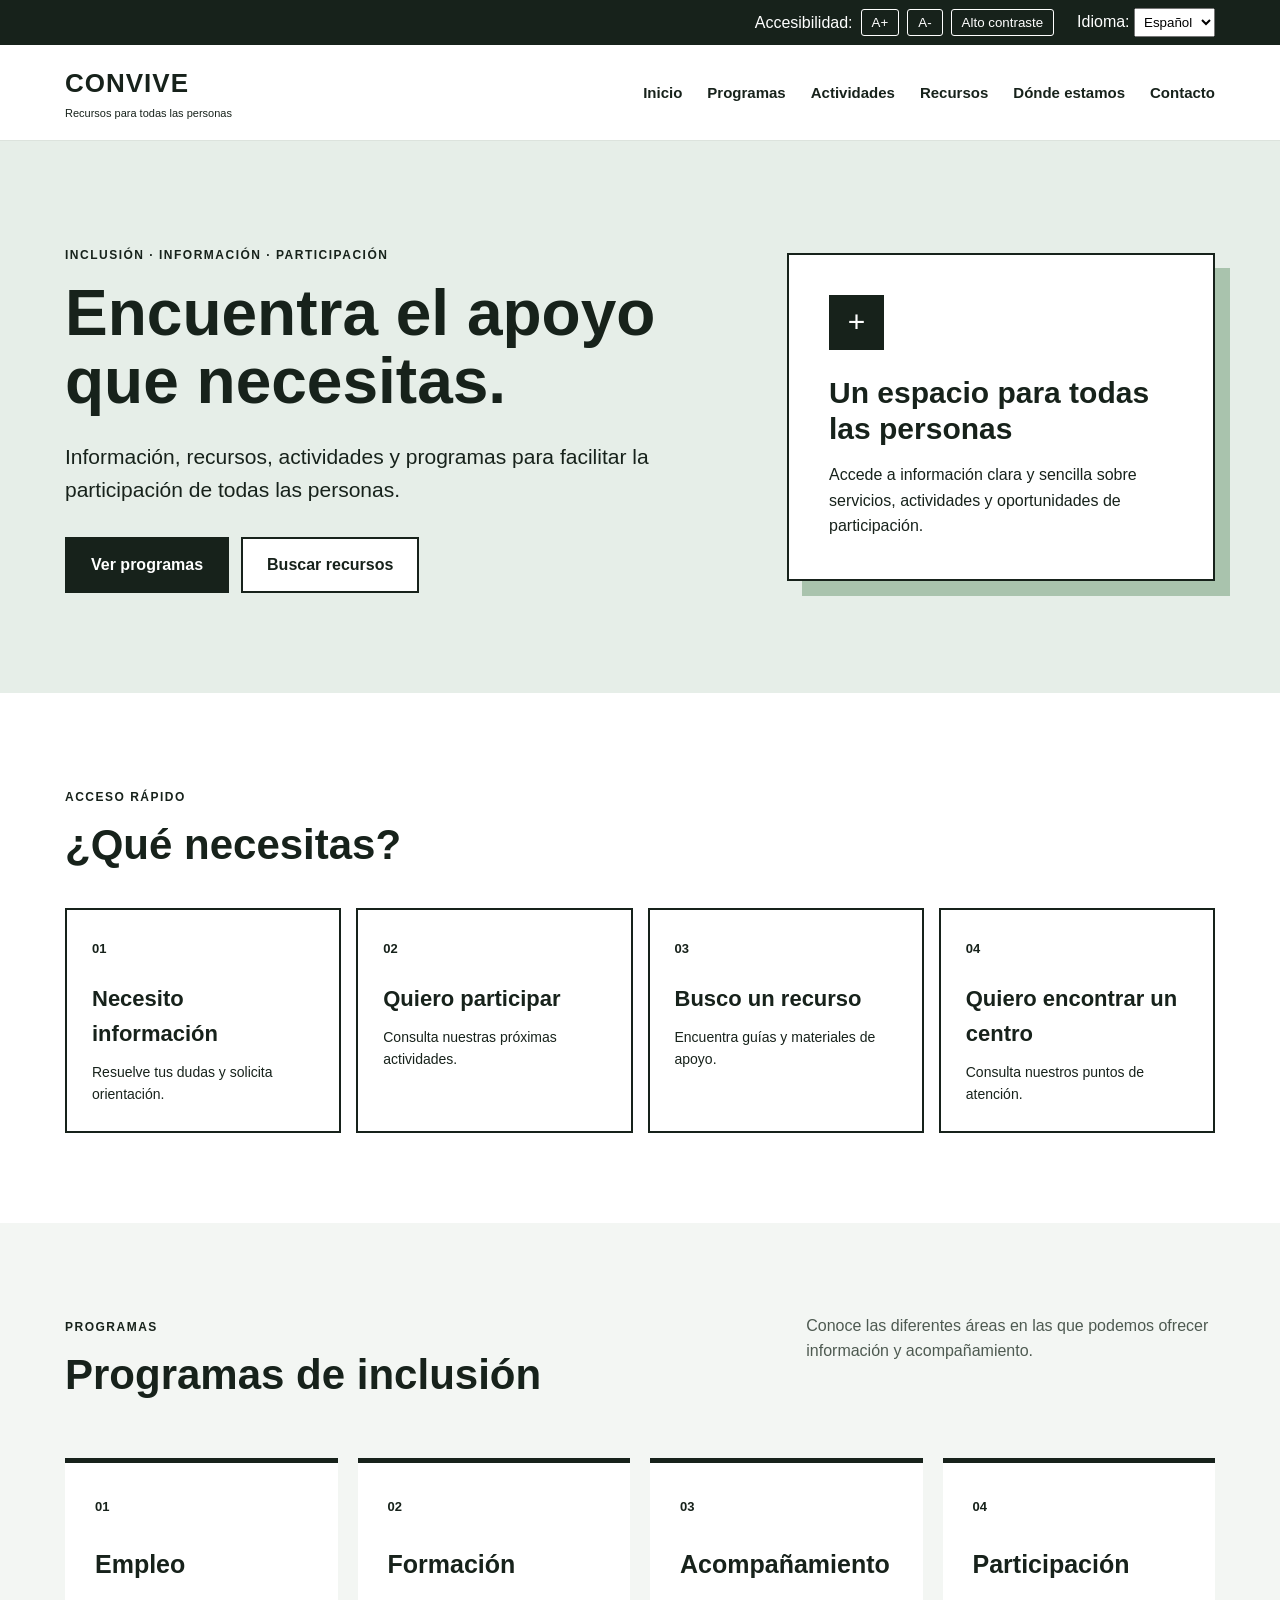
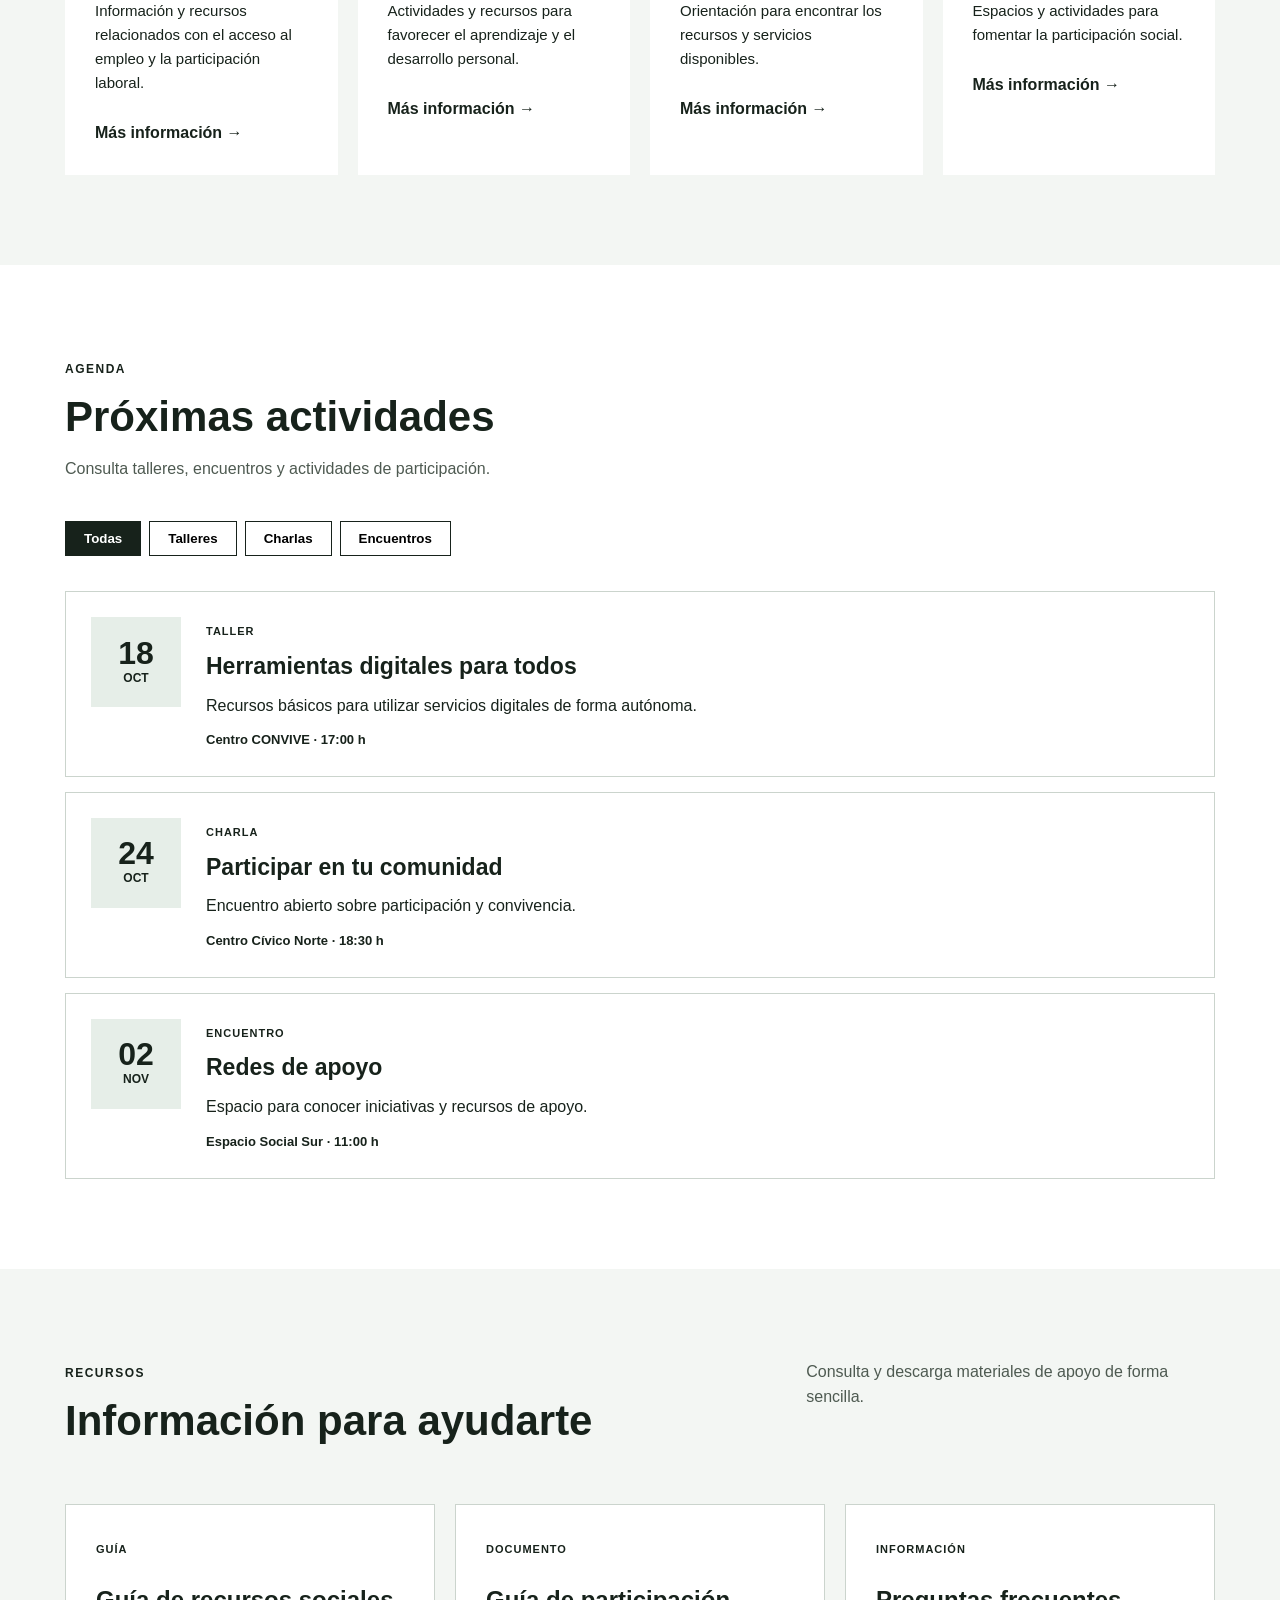
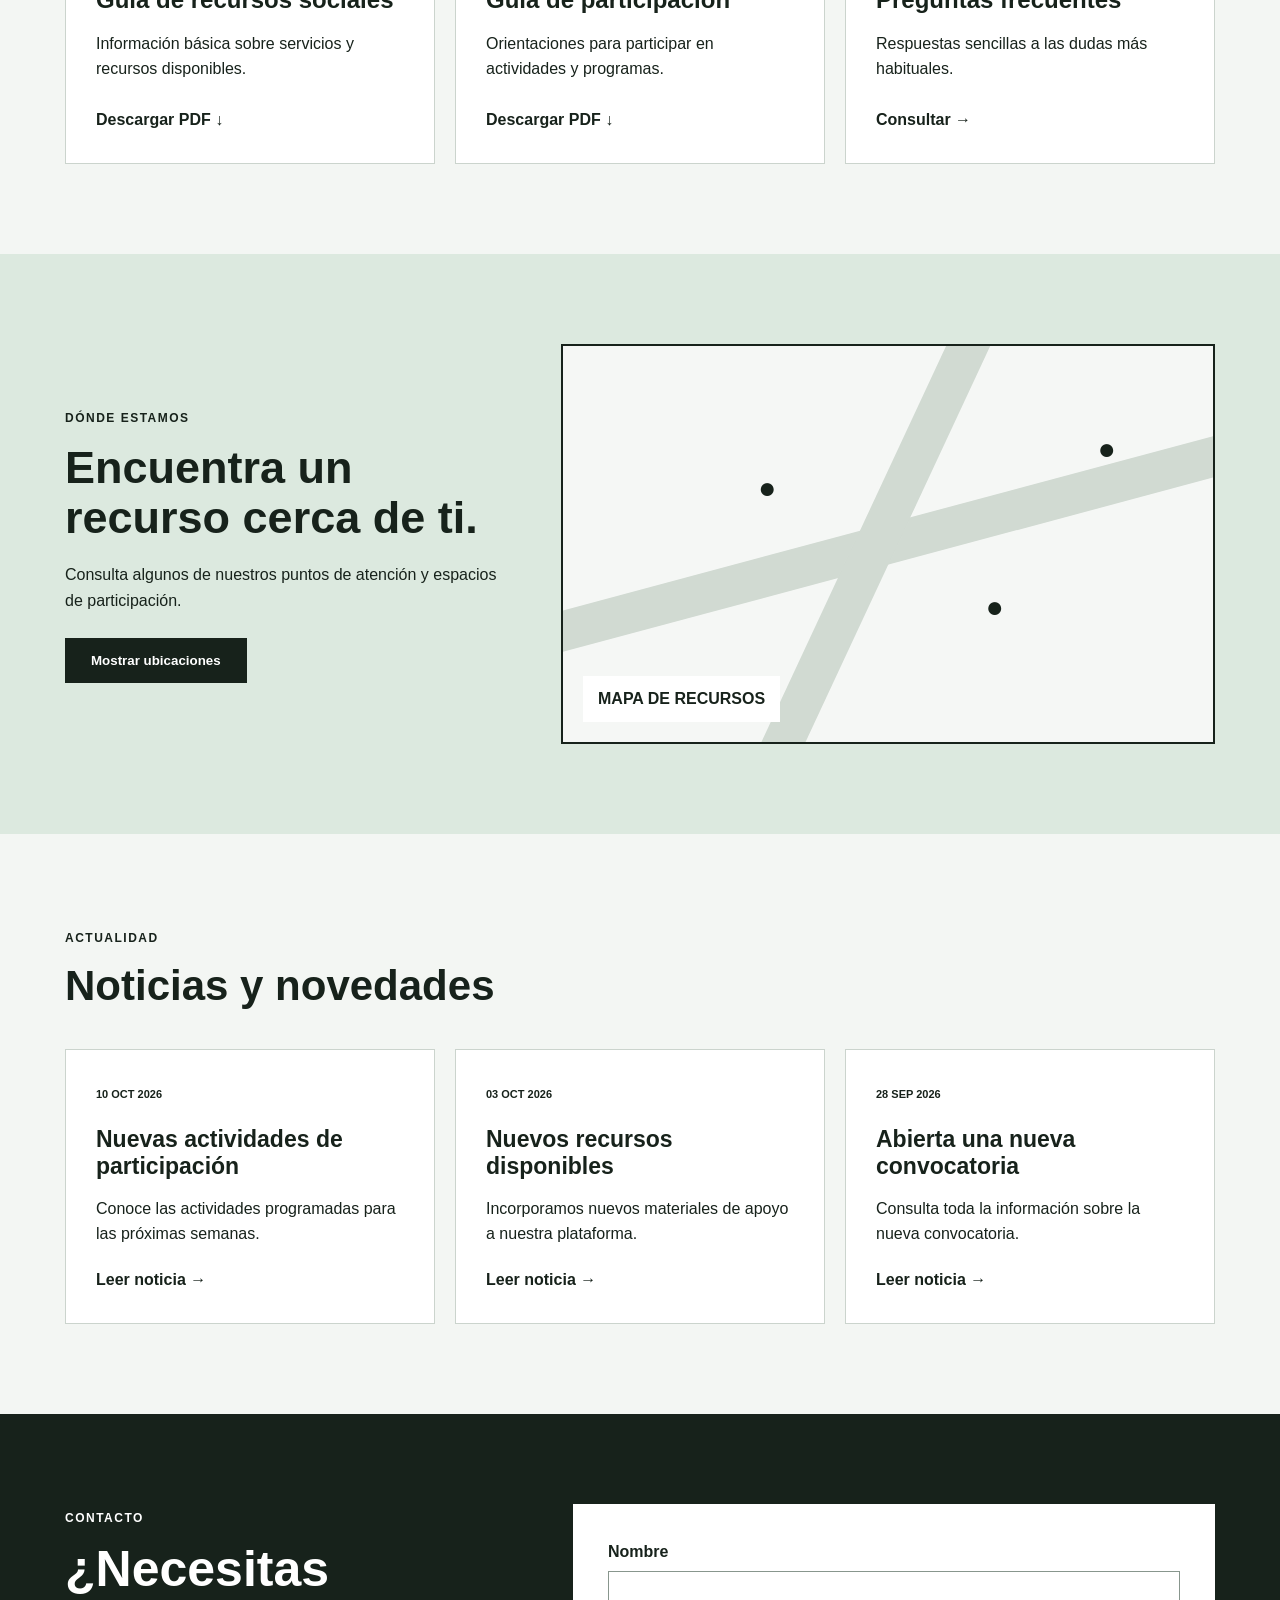
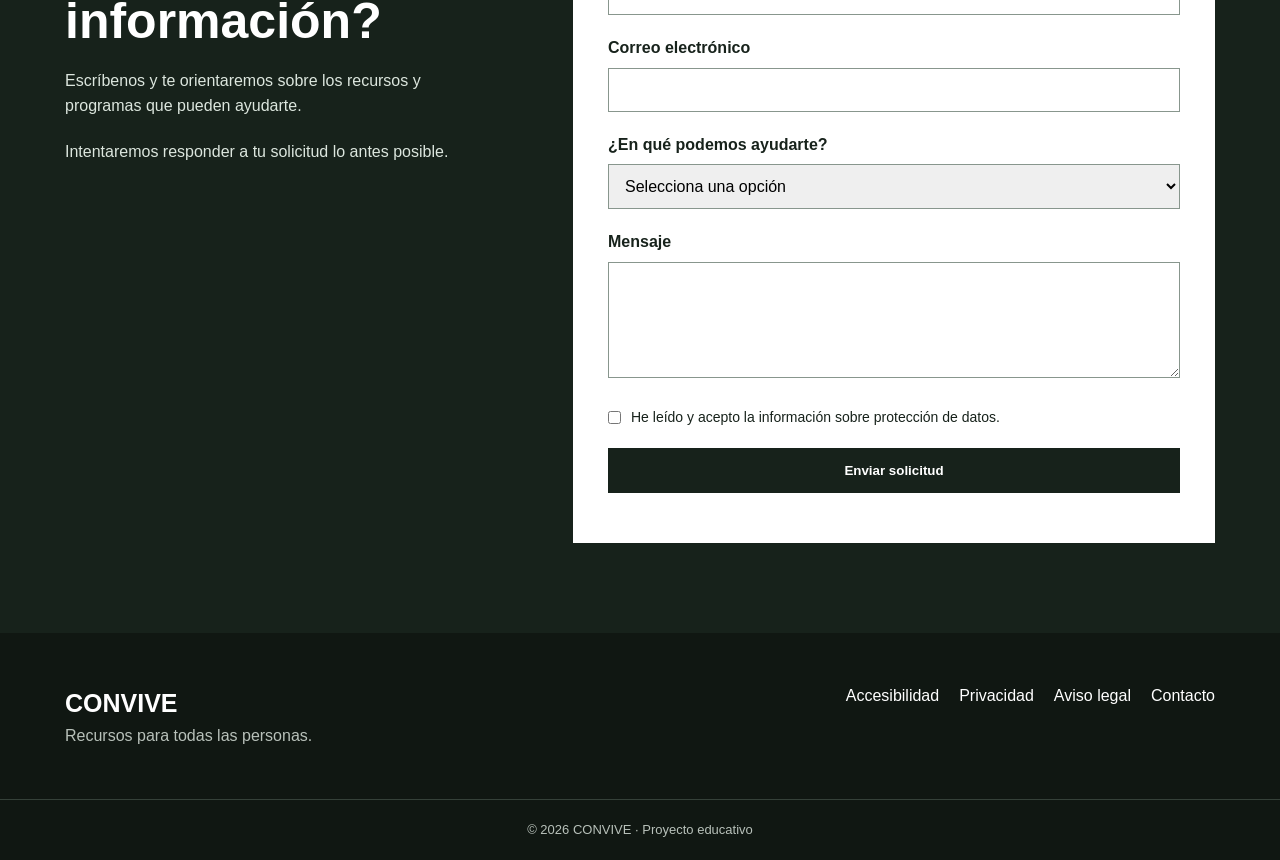
<file: index.html>
<!DOCTYPE html>
<html lang="es">

<head>
    <meta charset="UTF-8">
    <meta name="viewport" content="width=device-width, initial-scale=1.0">

    <title>CONVIVE | Recursos para todas las personas</title>

    <link rel="stylesheet" href="styles.css">
</head>

<body>

    <!-- BARRA DE ACCESIBILIDAD -->
    <div class="accessibility-bar">

        <div class="accessibility-content">

            <span>Accesibilidad:</span>

            <button id="increaseText" aria-label="Aumentar tamaño del texto">
                A+
            </button>

            <button id="decreaseText" aria-label="Disminuir tamaño del texto">
                A-
            </button>

            <button id="highContrast" aria-label="Activar alto contraste">
                Alto contraste
            </button>

            <div class="language">
                <label for="languageSelect">Idioma:</label>

                <select id="languageSelect">
                    <option value="es">Español</option>
                    <option value="en">English</option>
                </select>
            </div>

        </div>

    </div>


    <!-- CABECERA -->
    <header>

        <div class="header-container">

            <a href="#" class="logo">
                CONVIVE
                <span>Recursos para todas las personas</span>
            </a>

            <button class="menu-button" id="menuButton">
                ☰
            </button>

            <nav id="mainNav">

                <a href="#inicio">Inicio</a>
                <a href="#programas">Programas</a>
                <a href="#actividades">Actividades</a>
                <a href="#recursos">Recursos</a>
                <a href="#ubicaciones">Dónde estamos</a>
                <a href="#contacto">Contacto</a>

            </nav>

        </div>

    </header>


    <main>

        <!-- HERO -->

        <section class="hero" id="inicio">

            <div class="hero-content">

                <div class="hero-text">

                    <span class="tag">
                        INCLUSIÓN · INFORMACIÓN · PARTICIPACIÓN
                    </span>

                    <h1>
                        Encuentra el apoyo que necesitas.
                    </h1>

                    <p>
                        Información, recursos, actividades y programas
                        para facilitar la participación de todas las personas.
                    </p>

                    <div class="hero-buttons">

                        <a href="#programas" class="button primary">
                            Ver programas
                        </a>

                        <a href="#recursos" class="button secondary">
                            Buscar recursos
                        </a>

                    </div>

                </div>

                <div class="hero-message">

                    <div class="message-card">

                        <span class="message-icon">+</span>

                        <h2>
                            Un espacio para todas las personas
                        </h2>

                        <p>
                            Accede a información clara y sencilla
                            sobre servicios, actividades y oportunidades
                            de participación.
                        </p>

                    </div>

                </div>

            </div>

        </section>


        <!-- ACCESOS RÁPIDOS -->

        <section class="quick-access">

            <div class="section-container">

                <div class="section-title">

                    <span class="tag">ACCESO RÁPIDO</span>

                    <h2>
                        ¿Qué necesitas?
                    </h2>

                </div>


                <div class="quick-grid">

                    <a href="#contacto" class="quick-card">
                        <span class="quick-number">01</span>
                        <h3>Necesito información</h3>
                        <p>
                            Resuelve tus dudas y solicita orientación.
                        </p>
                    </a>

                    <a href="#actividades" class="quick-card">
                        <span class="quick-number">02</span>
                        <h3>Quiero participar</h3>
                        <p>
                            Consulta nuestras próximas actividades.
                        </p>
                    </a>

                    <a href="#recursos" class="quick-card">
                        <span class="quick-number">03</span>
                        <h3>Busco un recurso</h3>
                        <p>
                            Encuentra guías y materiales de apoyo.
                        </p>
                    </a>

                    <a href="#ubicaciones" class="quick-card">
                        <span class="quick-number">04</span>
                        <h3>Quiero encontrar un centro</h3>
                        <p>
                            Consulta nuestros puntos de atención.
                        </p>
                    </a>

                </div>

            </div>

        </section>


        <!-- PROGRAMAS -->

        <section class="programs section-light" id="programas">

            <div class="section-container">

                <div class="section-heading">

                    <div>

                        <span class="tag">PROGRAMAS</span>

                        <h2>
                            Programas de inclusión
                        </h2>

                    </div>

                    <p>
                        Conoce las diferentes áreas en las que
                        podemos ofrecer información y acompañamiento.
                    </p>

                </div>


                <div class="program-grid">

                    <article class="program-card">

                        <span class="program-icon">01</span>

                        <h3>Empleo</h3>

                        <p>
                            Información y recursos relacionados
                            con el acceso al empleo y la participación laboral.
                        </p>

                        <a href="#">
                            Más información →
                        </a>

                    </article>


                    <article class="program-card">

                        <span class="program-icon">02</span>

                        <h3>Formación</h3>

                        <p>
                            Actividades y recursos para favorecer
                            el aprendizaje y el desarrollo personal.
                        </p>

                        <a href="#">
                            Más información →
                        </a>

                    </article>


                    <article class="program-card">

                        <span class="program-icon">03</span>

                        <h3>Acompañamiento</h3>

                        <p>
                            Orientación para encontrar los recursos
                            y servicios disponibles.
                        </p>

                        <a href="#">
                            Más información →
                        </a>

                    </article>


                    <article class="program-card">

                        <span class="program-icon">04</span>

                        <h3>Participación</h3>

                        <p>
                            Espacios y actividades para fomentar
                            la participación social.
                        </p>

                        <a href="#">
                            Más información →
                        </a>

                    </article>

                </div>

            </div>

        </section>


        <!-- ACTIVIDADES -->

        <section class="activities" id="actividades">

            <div class="section-container">

                <div class="section-title">

                    <span class="tag">AGENDA</span>

                    <h2>
                        Próximas actividades
                    </h2>

                    <p>
                        Consulta talleres, encuentros y actividades
                        de participación.
                    </p>

                </div>


                <div class="filters">

                    <button class="filter active" data-category="all">
                        Todas
                    </button>

                    <button class="filter" data-category="taller">
                        Talleres
                    </button>

                    <button class="filter" data-category="charla">
                        Charlas
                    </button>

                    <button class="filter" data-category="encuentro">
                        Encuentros
                    </button>

                </div>


                <div class="activity-grid">

                    <article class="activity-card" data-category="taller">

                        <div class="activity-date">
                            <strong>18</strong>
                            <span>OCT</span>
                        </div>

                        <div>

                            <span class="activity-type">
                                TALLER
                            </span>

                            <h3>
                                Herramientas digitales para todos
                            </h3>

                            <p>
                                Recursos básicos para utilizar
                                servicios digitales de forma autónoma.
                            </p>

                            <span class="activity-place">
                                Centro CONVIVE · 17:00 h
                            </span>

                        </div>

                    </article>


                    <article class="activity-card" data-category="charla">

                        <div class="activity-date">
                            <strong>24</strong>
                            <span>OCT</span>
                        </div>

                        <div>

                            <span class="activity-type">
                                CHARLA
                            </span>

                            <h3>
                                Participar en tu comunidad
                            </h3>

                            <p>
                                Encuentro abierto sobre participación
                                y convivencia.
                            </p>

                            <span class="activity-place">
                                Centro Cívico Norte · 18:30 h
                            </span>

                        </div>

                    </article>


                    <article class="activity-card" data-category="encuentro">

                        <div class="activity-date">
                            <strong>02</strong>
                            <span>NOV</span>
                        </div>

                        <div>

                            <span class="activity-type">
                                ENCUENTRO
                            </span>

                            <h3>
                                Redes de apoyo
                            </h3>

                            <p>
                                Espacio para conocer iniciativas
                                y recursos de apoyo.
                            </p>

                            <span class="activity-place">
                                Espacio Social Sur · 11:00 h
                            </span>

                        </div>

                    </article>

                </div>

            </div>

        </section>


        <!-- RECURSOS -->

        <section class="resources section-light" id="recursos">

            <div class="section-container">

                <div class="section-heading">

                    <div>

                        <span class="tag">RECURSOS</span>

                        <h2>
                            Información para ayudarte
                        </h2>

                    </div>

                    <p>
                        Consulta y descarga materiales de apoyo
                        de forma sencilla.
                    </p>

                </div>


                <div class="resource-grid">

                    <article class="resource-card">

                        <span class="resource-type">
                            GUÍA
                        </span>

                        <h3>
                            Guía de recursos sociales
                        </h3>

                        <p>
                            Información básica sobre servicios
                            y recursos disponibles.
                        </p>

                        <a href="#" class="download">
                            Descargar PDF ↓
                        </a>

                    </article>


                    <article class="resource-card">

                        <span class="resource-type">
                            DOCUMENTO
                        </span>

                        <h3>
                            Guía de participación
                        </h3>

                        <p>
                            Orientaciones para participar
                            en actividades y programas.
                        </p>

                        <a href="#" class="download">
                            Descargar PDF ↓
                        </a>

                    </article>


                    <article class="resource-card">

                        <span class="resource-type">
                            INFORMACIÓN
                        </span>

                        <h3>
                            Preguntas frecuentes
                        </h3>

                        <p>
                            Respuestas sencillas a las dudas
                            más habituales.
                        </p>

                        <a href="#" class="download">
                            Consultar →
                        </a>

                    </article>

                </div>

            </div>

        </section>


        <!-- UBICACIONES -->

        <section class="locations" id="ubicaciones">

            <div class="section-container">

                <div class="location-content">

                    <div>

                        <span class="tag">DÓNDE ESTAMOS</span>

                        <h2>
                            Encuentra un recurso cerca de ti.
                        </h2>

                        <p>
                            Consulta algunos de nuestros puntos
                            de atención y espacios de participación.
                        </p>

                        <button class="button primary" id="showLocations">
                            Mostrar ubicaciones
                        </button>

                    </div>


                    <div class="map">

                        <div class="map-background">

                            <span class="map-point point-one">●</span>
                            <span class="map-point point-two">●</span>
                            <span class="map-point point-three">●</span>

                            <div class="map-message">
                                MAPA DE RECURSOS
                            </div>

                        </div>

                    </div>

                </div>


                <div class="location-list" id="locationList">

                    <div>
                        <strong>Centro CONVIVE</strong>
                        <span>C/ Esperanza, 15</span>
                    </div>

                    <div>
                        <strong>Centro Cívico Norte</strong>
                        <span>Av. Comunidad, 24</span>
                    </div>

                    <div>
                        <strong>Espacio Social Sur</strong>
                        <span>C/ Unión, 8</span>
                    </div>

                </div>

            </div>

        </section>


        <!-- NOTICIAS -->

        <section class="news section-light">

            <div class="section-container">

                <div class="section-title">

                    <span class="tag">ACTUALIDAD</span>

                    <h2>
                        Noticias y novedades
                    </h2>

                </div>


                <div class="news-grid">

                    <article class="news-card">

                        <span>
                            10 OCT 2026
                        </span>

                        <h3>
                            Nuevas actividades de participación
                        </h3>

                        <p>
                            Conoce las actividades programadas
                            para las próximas semanas.
                        </p>

                        <a href="#">
                            Leer noticia →
                        </a>

                    </article>


                    <article class="news-card">

                        <span>
                            03 OCT 2026
                        </span>

                        <h3>
                            Nuevos recursos disponibles
                        </h3>

                        <p>
                            Incorporamos nuevos materiales
                            de apoyo a nuestra plataforma.
                        </p>

                        <a href="#">
                            Leer noticia →
                        </a>

                    </article>


                    <article class="news-card">

                        <span>
                            28 SEP 2026
                        </span>

                        <h3>
                            Abierta una nueva convocatoria
                        </h3>

                        <p>
                            Consulta toda la información
                            sobre la nueva convocatoria.
                        </p>

                        <a href="#">
                            Leer noticia →
                        </a>

                    </article>

                </div>

            </div>

        </section>


        <!-- CONTACTO -->

        <section class="contact" id="contacto">

            <div class="section-container">

                <div class="contact-grid">

                    <div class="contact-intro">

                        <span class="tag">CONTACTO</span>

                        <h2>
                            ¿Necesitas información?
                        </h2>

                        <p>
                            Escríbenos y te orientaremos sobre
                            los recursos y programas que pueden
                            ayudarte.
                        </p>

                        <p>
                            Intentaremos responder a tu solicitud
                            lo antes posible.
                        </p>

                    </div>


                    <form id="contactForm" class="contact-form">

                        <div class="form-group">

                            <label for="name">
                                Nombre
                            </label>

                            <input
                                type="text"
                                id="name"
                                name="name"
                                required
                            >

                        </div>


                        <div class="form-group">

                            <label for="email">
                                Correo electrónico
                            </label>

                            <input
                                type="email"
                                id="email"
                                name="email"
                                required
                            >

                        </div>


                        <div class="form-group">

                            <label for="reason">
                                ¿En qué podemos ayudarte?
                            </label>

                            <select id="reason" required>

                                <option value="">
                                    Selecciona una opción
                                </option>

                                <option>
                                    Información sobre programas
                                </option>

                                <option>
                                    Actividades
                                </option>

                                <option>
                                    Recursos
                                </option>

                                <option>
                                    Otra consulta
                                </option>

                            </select>

                        </div>


                        <div class="form-group">

                            <label for="message">
                                Mensaje
                            </label>

                            <textarea
                                id="message"
                                rows="5"
                                required
                            ></textarea>

                        </div>


                        <label class="checkbox">

                            <input
                                type="checkbox"
                                required
                            >

                            <span>
                                He leído y acepto la información
                                sobre protección de datos.
                            </span>

                        </label>


                        <button
                            type="submit"
                            class="button primary full"
                        >
                            Enviar solicitud
                        </button>

                        <p
                            id="formMessage"
                            class="form-message"
                        ></p>

                    </form>

                </div>

            </div>

        </section>

    </main>


    <!-- FOOTER -->

    <footer>

        <div class="footer-container">

            <div class="footer-brand">

                <strong>CONVIVE</strong>

                <p>
                    Recursos para todas las personas.
                </p>

            </div>


            <div class="footer-links">

                <a href="#">Accesibilidad</a>
                <a href="#">Privacidad</a>
                <a href="#">Aviso legal</a>
                <a href="#">Contacto</a>

            </div>

        </div>


        <div class="footer-bottom">

            © 2026 CONVIVE · Proyecto educativo

        </div>

    </footer>


    <script src="script.js"></script>

</body>

</html>
</file>
<file: styles.css>
/* =========================================
   CONFIGURACIÓN GENERAL
========================================= */

* {
    box-sizing: border-box;
    margin: 0;
    padding: 0;
}

html {
    scroll-behavior: smooth;
}

body {
    font-family: Arial, Helvetica, sans-serif;
    color: #17221b;
    background: #ffffff;
    line-height: 1.6;
    font-size: 16px;
}

body.large-text {
    font-size: 19px;
}

a {
    color: inherit;
    text-decoration: none;
}

button,
input,
select,
textarea {
    font-family: inherit;
}

button {
    cursor: pointer;
}


/* =========================================
   ACCESIBILIDAD
========================================= */

.accessibility-bar {
    background: #17221b;
    color: white;
    padding: 8px 0;
}

.accessibility-content {
    max-width: 1200px;
    margin: auto;
    padding: 0 25px;

    display: flex;
    align-items: center;
    justify-content: flex-end;
    gap: 8px;
}

.accessibility-content button {
    border: 1px solid white;
    background: transparent;
    color: white;
    padding: 5px 10px;
    border-radius: 3px;
}

.accessibility-content button:hover {
    background: white;
    color: #17221b;
}

.language {
    margin-left: 15px;
}

.language select {
    padding: 5px;
}


/* =========================================
   ALTO CONTRASTE
========================================= */

body.high-contrast {
    background: #000000;
    color: #ffffff;
}

body.high-contrast header,
body.high-contrast section,
body.high-contrast footer {
    background: #000000;
    color: #ffffff;
}

body.high-contrast .quick-card,
body.high-contrast .program-card,
body.high-contrast .activity-card,
body.high-contrast .resource-card,
body.high-contrast .news-card {
    background: #000000;
    color: #ffffff;
    border: 2px solid #ffffff;
}

body.high-contrast a {
    color: #ffff00;
}

body.high-contrast .button {
    background: #ffff00;
    color: #000000;
}


/* =========================================
   HEADER
========================================= */

header {
    background: white;
    border-bottom: 1px solid #dce3dd;
    position: sticky;
    top: 0;
    z-index: 1000;
}

.header-container {
    max-width: 1200px;
    margin: auto;
    padding: 18px 25px;

    display: flex;
    align-items: center;
    justify-content: space-between;
}

.logo {
    font-size: 26px;
    font-weight: 800;
    letter-spacing: 1px;
}

.logo span {
    display: block;
    font-size: 11px;
    font-weight: normal;
    letter-spacing: 0;
}

nav {
    display: flex;
    gap: 25px;
}

nav a {
    font-weight: bold;
    font-size: 15px;
}

nav a:hover {
    text-decoration: underline;
}

.menu-button {
    display: none;

    border: none;
    background: none;

    font-size: 28px;
}


/* =========================================
   ELEMENTOS GENERALES
========================================= */

.section-container {
    max-width: 1200px;
    margin: auto;
    padding: 90px 25px;
}

.section-light {
    background: #f3f6f3;
}

.tag {
    display: inline-block;

    font-size: 12px;
    font-weight: bold;
    letter-spacing: 1.5px;

    margin-bottom: 15px;
}

.section-title {
    max-width: 700px;
    margin-bottom: 40px;
}

.section-title h2,
.section-heading h2 {
    font-size: 42px;
    line-height: 1.1;
    margin-bottom: 15px;
}

.section-title p,
.section-heading p {
    color: #4e5a51;
}

.button {
    display: inline-block;

    border: 2px solid #17221b;

    padding: 13px 24px;

    font-weight: bold;

    transition: 0.2s;
}

.button.primary {
    background: #17221b;
    color: white;
}

.button.primary:hover {
    background: #314a39;
}

.button.secondary {
    background: white;
}

.button.secondary:hover {
    background: #edf2ed;
}

.button.full {
    width: 100%;
}


/* =========================================
   HERO
========================================= */

.hero {
    background: #e6eee8;
}

.hero-content {
    max-width: 1200px;
    margin: auto;
    padding: 100px 25px;

    display: grid;
    grid-template-columns: 1.2fr 0.8fr;
    gap: 80px;

    align-items: center;
}

.hero h1 {
    font-size: 64px;
    line-height: 1.05;
    max-width: 700px;
    margin-bottom: 25px;
}

.hero-text > p {
    font-size: 21px;
    max-width: 650px;
    margin-bottom: 30px;
}

.hero-buttons {
    display: flex;
    gap: 12px;
    flex-wrap: wrap;
}

.message-card {
    background: white;
    border: 2px solid #17221b;
    padding: 40px;
    box-shadow: 15px 15px 0 #a9c3ad;
}

.message-icon {
    display: flex;

    width: 55px;
    height: 55px;

    align-items: center;
    justify-content: center;

    background: #17221b;
    color: white;

    font-size: 30px;

    margin-bottom: 25px;
}

.message-card h2 {
    font-size: 30px;
    line-height: 1.2;
    margin-bottom: 15px;
}


/* =========================================
   ACCESOS RÁPIDOS
========================================= */

.quick-grid {
    display: grid;
    grid-template-columns: repeat(4, 1fr);
    gap: 15px;
}

.quick-card {
    border: 2px solid #17221b;
    padding: 25px;

    min-height: 190px;

    transition: 0.2s;
}

.quick-card:hover {
    background: #17221b;
    color: white;
    transform: translateY(-4px);
}

.quick-number {
    font-size: 13px;
    font-weight: bold;
}

.quick-card h3 {
    font-size: 22px;
    margin: 20px 0 10px;
}

.quick-card p {
    font-size: 14px;
}


/* =========================================
   PROGRAMAS
========================================= */

.section-heading {
    display: grid;
    grid-template-columns: 1fr 0.6fr;
    gap: 60px;

    margin-bottom: 45px;
}

.program-grid {
    display: grid;
    grid-template-columns: repeat(4, 1fr);
    gap: 20px;
}

.program-card {
    background: white;
    padding: 30px;

    border-top: 5px solid #17221b;
}

.program-icon {
    font-weight: bold;
    font-size: 13px;
}

.program-card h3 {
    font-size: 25px;
    margin: 25px 0 15px;
}

.program-card p {
    font-size: 15px;
    margin-bottom: 25px;
}

.program-card a {
    font-weight: bold;
}


/* =========================================
   ACTIVIDADES
========================================= */

.activities {
    background: white;
}

.filters {
    display: flex;
    gap: 8px;
    margin-bottom: 35px;
    flex-wrap: wrap;
}

.filter {
    border: 1px solid #17221b;
    background: white;

    padding: 9px 18px;

    font-weight: bold;
}

.filter.active,
.filter:hover {
    background: #17221b;
    color: white;
}

.activity-grid {
    display: grid;
    gap: 15px;
}

.activity-card {
    border: 1px solid #cbd4cd;

    padding: 25px;

    display: grid;
    grid-template-columns: 90px 1fr;
    gap: 25px;
}

.activity-date {
    background: #e6eee8;

    display: flex;
    flex-direction: column;

    align-items: center;
    justify-content: center;

    height: 90px;
}

.activity-date strong {
    font-size: 32px;
    line-height: 1;
}

.activity-date span {
    font-size: 12px;
    font-weight: bold;
}

.activity-type {
    font-size: 11px;
    font-weight: bold;
    letter-spacing: 1px;
}

.activity-card h3 {
    font-size: 23px;
    margin: 5px 0 8px;
}

.activity-place {
    display: block;
    margin-top: 12px;

    font-size: 13px;
    font-weight: bold;
}


/* =========================================
   RECURSOS
========================================= */

.resource-grid {
    display: grid;
    grid-template-columns: repeat(3, 1fr);
    gap: 20px;
}

.resource-card {
    background: white;
    padding: 30px;
    border: 1px solid #cbd4cd;
}

.resource-type {
    font-size: 11px;
    font-weight: bold;
    letter-spacing: 1px;
}

.resource-card h3 {
    font-size: 24px;
    margin: 20px 0 12px;
}

.resource-card p {
    margin-bottom: 25px;
}

.download {
    font-weight: bold;
}


/* =========================================
   UBICACIONES
========================================= */

.locations {
    background: #dce9df;
}

.location-content {
    display: grid;
    grid-template-columns: 0.8fr 1.2fr;
    gap: 60px;
    align-items: center;
}

.location-content h2 {
    font-size: 45px;
    line-height: 1.1;
    margin-bottom: 20px;
}

.location-content p {
    margin-bottom: 25px;
}

.map {
    height: 400px;
}

.map-background {
    height: 100%;

    position: relative;

    background-color: #f5f7f5;

    border: 2px solid #17221b;

    overflow: hidden;
}

.map-background::before,
.map-background::after {
    content: "";

    position: absolute;

    background: #d1dad2;
}

.map-background::before {
    width: 120%;
    height: 40px;

    top: 45%;
    left: -10%;

    transform: rotate(-15deg);
}

.map-background::after {
    width: 40px;
    height: 120%;

    top: -10%;
    left: 45%;

    transform: rotate(25deg);
}

.map-point {
    position: absolute;

    color: #17221b;

    font-size: 30px;

    z-index: 2;
}

.point-one {
    top: 30%;
    left: 30%;
}

.point-two {
    top: 60%;
    left: 65%;
}

.point-three {
    top: 20%;
    right: 15%;
}

.map-message {
    position: absolute;

    bottom: 20px;
    left: 20px;

    background: white;

    padding: 10px 15px;

    font-weight: bold;

    z-index: 3;
}

.location-list {
    display: none;

    margin-top: 30px;

    grid-template-columns: repeat(3, 1fr);

    gap: 15px;
}

.location-list.visible {
    display: grid;
}

.location-list div {
    background: white;
    padding: 20px;
    border: 1px solid #17221b;
}

.location-list strong,
.location-list span {
    display: block;
}

.location-list span {
    font-size: 14px;
}


/* =========================================
   NOTICIAS
========================================= */

.news-grid {
    display: grid;
    grid-template-columns: repeat(3, 1fr);
    gap: 20px;
}

.news-card {
    background: white;
    border: 1px solid #cbd4cd;
    padding: 30px;
}

.news-card > span {
    font-size: 11px;
    font-weight: bold;
}

.news-card h3 {
    font-size: 23px;
    line-height: 1.2;

    margin: 20px 0 15px;
}

.news-card p {
    margin-bottom: 20px;
}

.news-card a {
    font-weight: bold;
}


/* =========================================
   CONTACTO
========================================= */

.contact {
    background: #17221b;
    color: white;
}

.contact-grid {
    display: grid;
    grid-template-columns: 0.8fr 1.2fr;
    gap: 80px;
}

.contact-intro h2 {
    font-size: 50px;
    line-height: 1.05;
    margin-bottom: 20px;
}

.contact-intro p {
    margin-bottom: 20px;
    color: #dce6de;
}

.contact-form {
    background: white;
    color: #17221b;
    padding: 35px;
}

.form-group {
    margin-bottom: 20px;
}

.form-group label {
    display: block;
    font-weight: bold;
    margin-bottom: 7px;
}

.form-group input,
.form-group select,
.form-group textarea {
    width: 100%;

    padding: 12px;

    border: 1px solid #88968d;

    font-size: 16px;
}

.form-group input:focus,
.form-group select:focus,
.form-group textarea:focus {
    outline: 3px solid #a9c3ad;
}

.checkbox {
    display: flex;
    gap: 10px;
    align-items: flex-start;

    margin-bottom: 20px;

    font-size: 14px;
}

.checkbox input {
    margin-top: 5px;
}

.form-message {
    margin-top: 15px;
    font-weight: bold;
}


/* =========================================
   FOOTER
========================================= */

footer {
    background: #101712;
    color: white;
}

.footer-container {
    max-width: 1200px;
    margin: auto;

    padding: 50px 25px;

    display: flex;
    justify-content: space-between;

    gap: 30px;
}

.footer-brand strong {
    font-size: 25px;
}

.footer-brand p {
    color: #b8c1ba;
}

.footer-links {
    display: flex;
    gap: 20px;
    flex-wrap: wrap;
}

.footer-links a:hover {
    text-decoration: underline;
}

.footer-bottom {
    border-top: 1px solid #354139;

    padding: 20px 25px;

    text-align: center;

    font-size: 13px;

    color: #b8c1ba;
}


/* =========================================
   RESPONSIVE
========================================= */

@media (max-width: 900px) {

    nav {
        display: none;

        position: absolute;

        top: 100%;
        left: 0;
        right: 0;

        background: white;

        padding: 25px;

        flex-direction: column;

        border-bottom: 1px solid #ddd;
    }

    nav.open {
        display: flex;
    }

    .menu-button {
        display: block;
    }

    .hero-content,
    .location-content,
    .contact-grid {
        grid-template-columns: 1fr;
    }

    .hero h1 {
        font-size: 48px;
    }

    .quick-grid,
    .program-grid {
        grid-template-columns: repeat(2, 1fr);
    }

    .resource-grid,
    .news-grid {
        grid-template-columns: 1fr;
    }

    .section-heading {
        grid-template-columns: 1fr;
    }

    .location-list {
        grid-template-columns: 1fr;
    }

}


@media (max-width: 600px) {

    .accessibility-content {
        justify-content: center;
        flex-wrap: wrap;
    }

    .hero-content {
        padding: 70px 20px;
    }

    .hero h1 {
        font-size: 40px;
    }

    .section-container {
        padding: 65px 20px;
    }

    .section-title h2,
    .section-heading h2 {
        font-size: 34px;
    }

    .quick-grid,
    .program-grid {
        grid-template-columns: 1fr;
    }

    .activity-card {
        grid-template-columns: 1fr;
    }

    .contact-intro h2,
    .location-content h2 {
        font-size: 38px;
    }

    .footer-container {
        flex-direction: column;
    }

}
</file>
